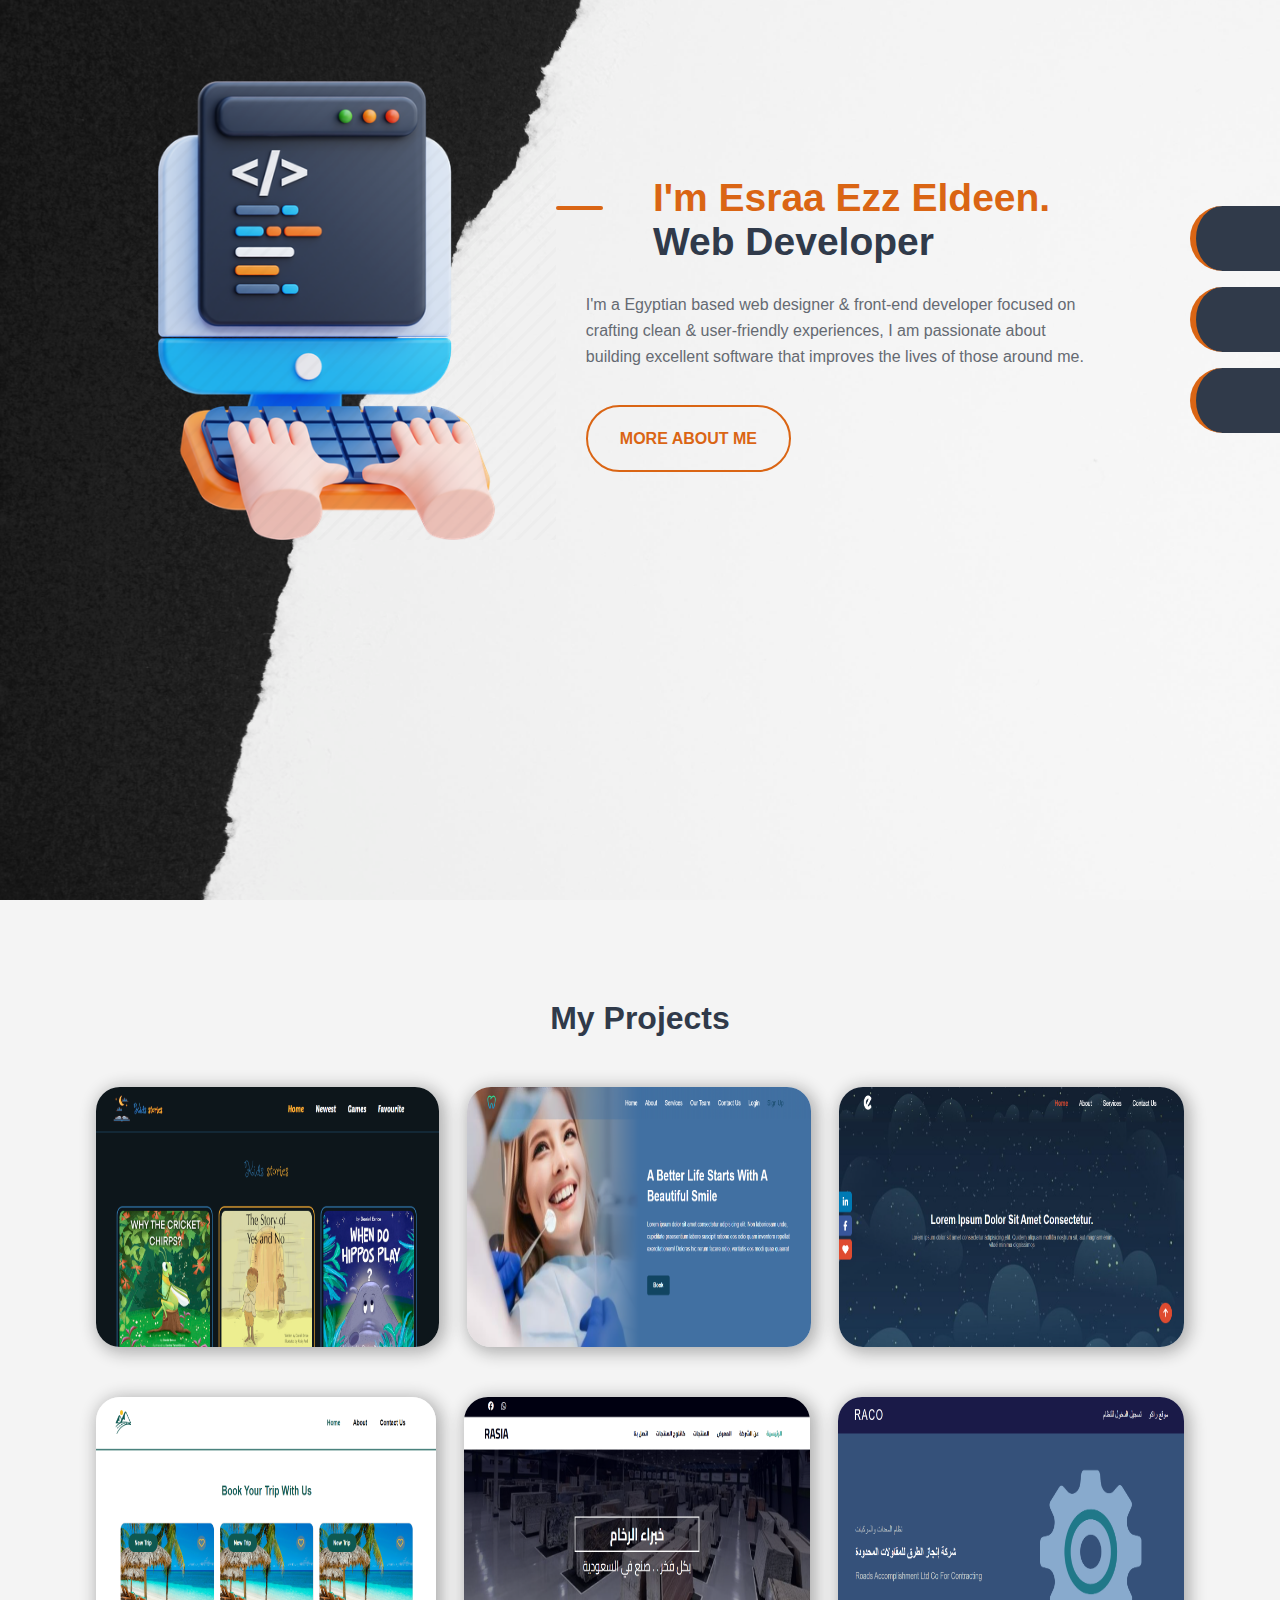
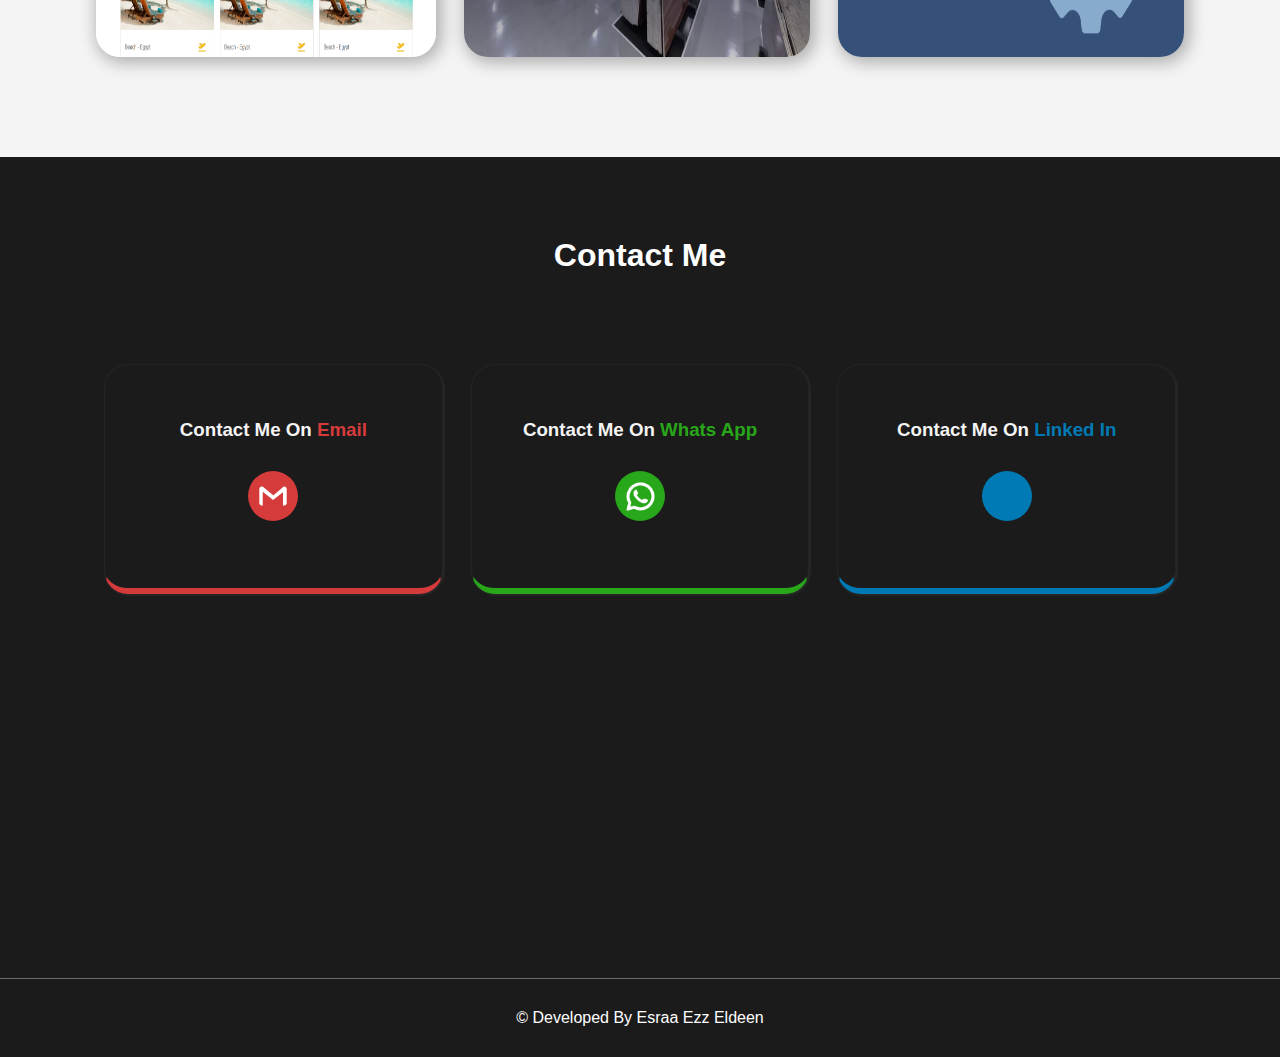
<file: index.html>
<!DOCTYPE html>
<html lang="en">
  <head>
    <meta charset="UTF-8" />
    <meta name="viewport" content="width=device-width, initial-scale=1.0" />
    <link
      rel="stylesheet"
      href="https://cdnjs.cloudflare.com/ajax/libs/font-awesome/6.6.0/css/all.min.css"
      integrity="sha512-Kc323vGBEqzTmouAECnVceyQqyqdsSiqLQISBL29aUW4U/M7pSPA/gEUZQqv1cwx4OnYxTxve5UMg5GT6L4JJg=="
      crossorigin="anonymous"
      referrerpolicy="no-referrer" />
      
    <title>Profile</title>
    <link rel="stylesheet" href="style.css" />
    <link rel="icon" href="imges/icon.png" />
<!-- _________________ animate______________ -->

  <link
    rel="stylesheet"
    href="https://cdnjs.cloudflare.com/ajax/libs/animate.css/4.1.1/animate.min.css"
  />
  </head>
    <header>
      <div class="content">
        <div class="imgs animate__animated animate__heartBeat animate__slow  ">
            <img    src="imges/download.png" alt="" />
          </div>
        <div class="text">
          <div class="line1">
            <div class="line"></div>
            <h1 >I'm esraa ezz eldeen. <span> web developer</span></h1>
          </div>
          <p>
            I'm a Egyptian based web designer & front‑end developer focused on
            crafting clean & user‑friendly experiences, I am passionate about
            building excellent software that improves the lives of those around
            me.
          </p>
          <a class="about" href="Esraa Ezz Eldeen Ebied - resume.pdf">more about me</a>
        </div>
      </div>
    </header>
    <!-- ________________ side bar________________ -->
    <div class="side-bar">
<ul>
    <li ><a class="home" href="#">    <div class="textnav"><p>Home</p></div>
         <div><i class="fa-solid fa-house "></i></div>
      </a>
    </li>
      <li><a class="projects" href="#poject">     <div class="textnav" ><p>Projects</p></div>
        <div ><i class="fa-solid fa-briefcase"></i></div>
     </a></li>
<li><a class="contact" href="#foot"> <div class="textnav"><p>Contact</p></div>
    <div><i class="fa-solid fa-user animate__animated  animate__heartBeat animate__infinite"></i></div>
   </a></li>
</ul>
</div>
<!-- _____________________________________second section ____________________________ -->
     
    <div class="project-section" id="poject">
      <h2>my projects</h2>
      <div class="pro-content">
        <div class="proj">
          <div class="proj1">
            <a href="esraa ezz eldeen-8/overflow/stories.html"
              ><img src="imges/kids stories.PNG" alt=""
            /></a> </div>
          <div class="proj2">
            <a href="esraa ezz eldeen-8/linear-gradiant/linear.html"
              ><img src="imges/linear.PNG" alt=""
            /></a>
          </div>
          <div class="proj3">
            <a href="esraa ezz eldeen-8/position/position.html"
              ><img src="imges/position.PNG" alt=""
            /></a>
          </div>
        </div>

        <div class="proj">
          <div class="proj1">
            <a href="esraa ezz eldeen-8/position 2/position2.html"
              ><img src="imges/trips.PNG" alt=""
            /></a>
          </div>
          <div class="proj2">
            <a href="esraa_ezz eldeen-7/Rasia.html"
              ><img src="imges/rasia.PNG" alt=""
            /></a>
          </div>
          <div class="proj3">
            <a href="esraa_ezz eldeen-7/RACO.html"
              ><img src="imges/raco.PNG" alt=""
            /></a>
          </div>
        </div>
      </div>
    </div>
<!-- ___________________________________________ footer___________________________________________ -->
    <footer id="foot">
      <div class="content-footer">
        <h2>Contact me</h2>
        <div class="contacts">
          <div class="email">
            <h3>contact me on <span>email</span> </h3>
            <a href="mailto:esraa.ezzeldeen95@gmail.com"
              ><div class="email-img"><img src="imges/gmail.png" alt=""></div></a>        
          </div>
          <div class="wattsapp">
            <h3>contact me on <span>whats app</span> </h3>
            <a href=" https://wa.me/+201022608821"> <div class="whatsapp"><img src="imges/whatsapp.png" alt=""></div>
            </a>
          </div>
          <div class="linked">
                    <h3>contact me on <span>linked in</span> </h3>
            <a href="https://www.linkedin.com/in/esraa-ezz-eldeen-6a696b1a9/"
              > <div class="icon"><i class="fa-brands fa-linkedin-in"></i ></div></a>
          </div>
        </div>
      </div>

      <div class="copy"><p>&copy; developed by esraa ezz eldeen</p></div>
    </footer>
  </body>
</html>
</file>
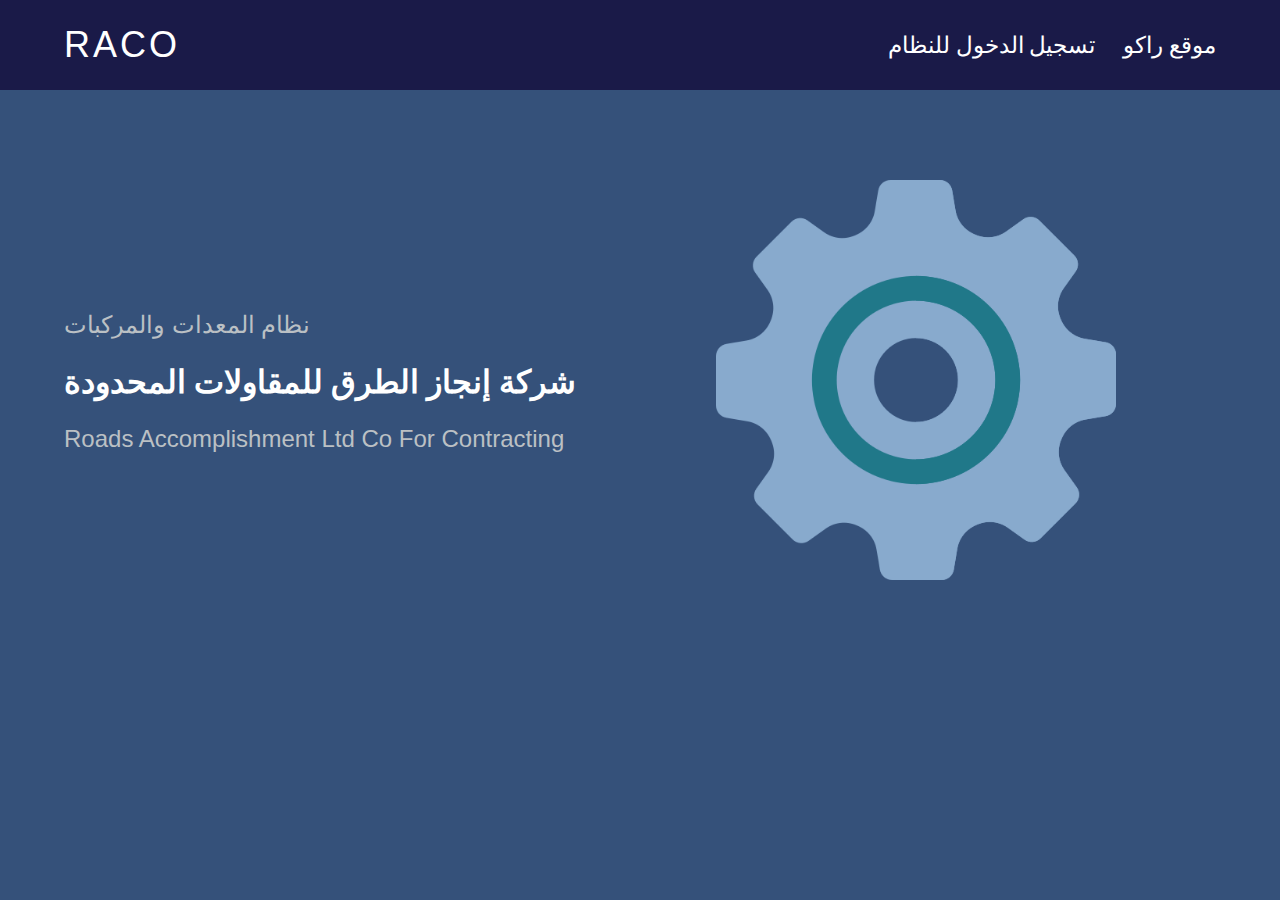
<file: esraa_ezz eldeen-7/RACO.html>
<!DOCTYPE html>
<html lang="en" dir="rtl">
<head>
    <meta charset="UTF-8">
    <meta name="viewport" content="width=device-width, initial-scale=1.0">
    <link rel="stylesheet" href="https://cdnjs.cloudflare.com/ajax/libs/font-awesome/6.6.0/css/all.min.css" integrity="sha512-Kc323vGBEqzTmouAECnVceyQqyqdsSiqLQISBL29aUW4U/M7pSPA/gEUZQqv1cwx4OnYxTxve5UMg5GT6L4JJg==" crossorigin="anonymous" referrerpolicy="no-referrer" />
    <link rel="preconnect" href="https://fonts.googleapis.com">
    <link rel="preconnect" href="https://fonts.gstatic.com" crossorigin>
    <link href="https://fonts.googleapis.com/css2?family=Cairo:wght@200..1000&family=Roboto:ital,wght@0,100;0,300;0,400;1,400&display=swap" rel="stylesheet">
    <link rel="stylesheet" href="racostyle.css">
    <link rel="icon" href="imgs/gear icon.png">
    <title>RACO</title>
</head>
<body>
    <header>
<div class="navbar">
<ul>
    <li><a href="#">موقع راكو</a></li>
    <li><a href="#">تسجيل الدخول للنظام </a></li>
</ul>
<div class="logo"><a href="#">RACO</a></div>

</div>

<div class="content">
  <div class="imge"><img src="imgs/gear.png" alt="gear"></div>
  <div class="text"><p>نظام المعدات والمركبات</p>
    <h2>شركة إنجاز الطرق للمقاولات المحدودة</h2>
    <p>roads accomplishment ltd co for contracting</p>
</div>
</div>
    </header>
    
</body>
</html>
</file>
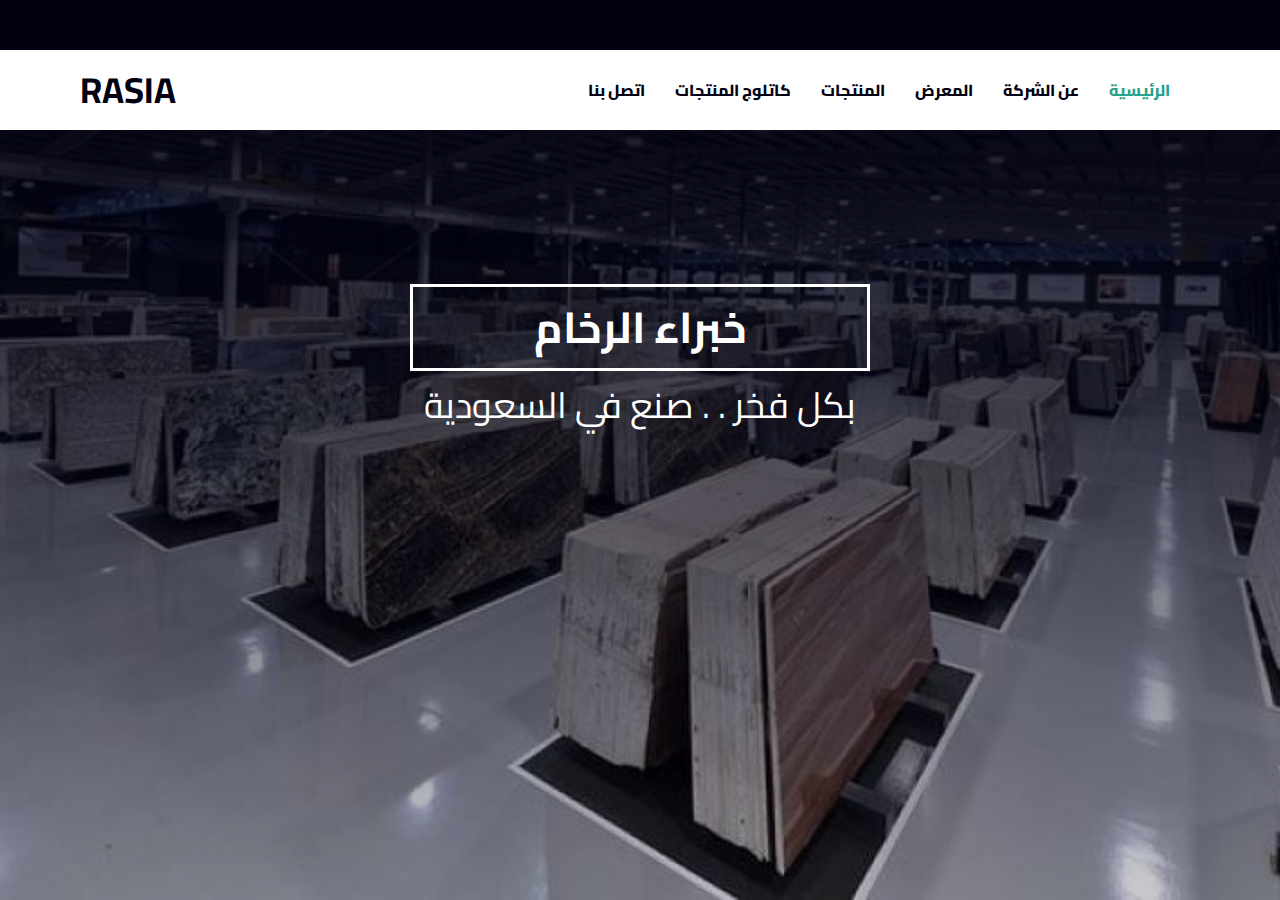
<file: esraa_ezz eldeen-7/Rasia.html>
<!DOCTYPE html>
<html lang="en" dir="rtl">
<head>
    <meta charset="UTF-8">
    <meta name="viewport" content="width=device-width, initial-scale=1.0">
    <link rel="stylesheet" href="https://cdnjs.cloudflare.com/ajax/libs/font-awesome/6.6.0/css/all.min.css" integrity="sha512-Kc323vGBEqzTmouAECnVceyQqyqdsSiqLQISBL29aUW4U/M7pSPA/gEUZQqv1cwx4OnYxTxve5UMg5GT6L4JJg==" crossorigin="anonymous" referrerpolicy="no-referrer" />
    <link rel="preconnect" href="https://fonts.googleapis.com">
    <link rel="preconnect" href="https://fonts.gstatic.com" crossorigin>
    <link href="https://fonts.googleapis.com/css2?family=Cairo:wght@200..1000&family=Roboto:ital,wght@0,100;0,300;0,400;1,400&display=swap" rel="stylesheet">
    <link rel="stylesheet" href="style.css">
    <link rel="icon" href="imgs/marbles.png">
    <title>RASIA</title>
</head>
<body>
    <header>
<div class="social">
    
    <div><a href="#"><i class="fa-brands fa-facebook"></i></a></div>
    <div><a href="#"><i class="fa-brands fa-whatsapp"></i></a></div>
</div>
<div class="navbar">
<ul>
    <li><a href="#" class="active">الرئيسية</a></li>
    <li><a href="#">عن الشركة</a></li>
    <li><a href="#">المعرض</a></li>
    <li><a href="#">المنتجات</a></li>
    <li><a href="#">كاتلوج المنتجات</a></li>
    <li><a href="#">اتصل بنا</a></li>
</ul>
<div class="logo"><a href="#">RASIA</a></div>





</div>

<div class="content">
    <h1>خبراء الرخام</h1>
    <p>بكل فخر . . صنع في السعودية</p>
</div>
    </header>
    
</body>
</html>
</file>
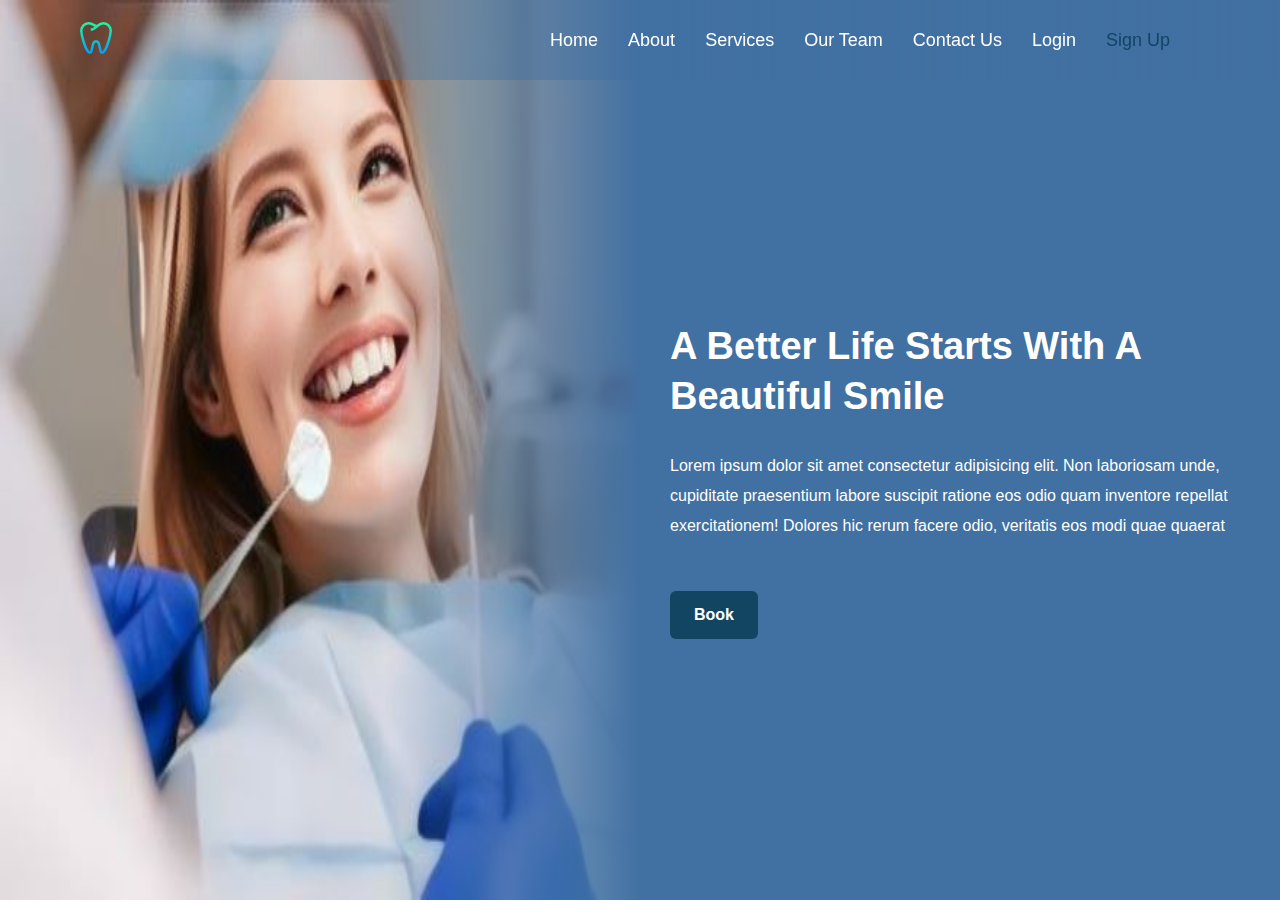
<file: esraa ezz eldeen-8/linear-gradiant/linear.html>
<!DOCTYPE html>
<html lang="en">
  <head>
    <meta charset="UTF-8" />
    <meta name="viewport" content="width=device-width, initial-scale=1.0" />
    <link rel="stylesheet" href="style.css" />
   <link rel="icon" href="imgs/tooth.png">
    <title>linear</title>
  </head>
  <body>
    <header>
      <div class="navbar">
        <div class="logo">
          <a href="#"><img src="imgs/tooth.png" alt="" /></a>
        </div>
        <div class="nav">
          <ul>
            <li><a href="#">home</a></li>
            <li><a href="#">about</a></li>
            <li><a href="#">services</a></li>
            <li><a href="#">our team</a></li>
            <li><a href="#">contact us</a></li>
            <li><a href="#">login</a></li>
            <li><a class="signup" href="#">sign up</a></li>
          </ul>
        </div>
      </div>
      <div class="content">
        <div class="imge">
          <img
            src="imgs/WhatsApp Image 2024-08-13 at 20.25.56_9bf14653.jpg"
            alt="" />
        </div>
        <div class="text">
          <h1>a better life starts with a beautiful smile</h1>
          <p>
            Lorem ipsum dolor sit amet consectetur adipisicing elit. Non
            laboriosam unde, cupiditate praesentium labore suscipit ratione eos
            odio quam inventore repellat exercitationem! Dolores hic rerum
            facere odio, veritatis eos modi quae quaerat
          </p>

          <button>Book</button>
        </div>
      </div>
    </header>
  </body>
</html>
</file>
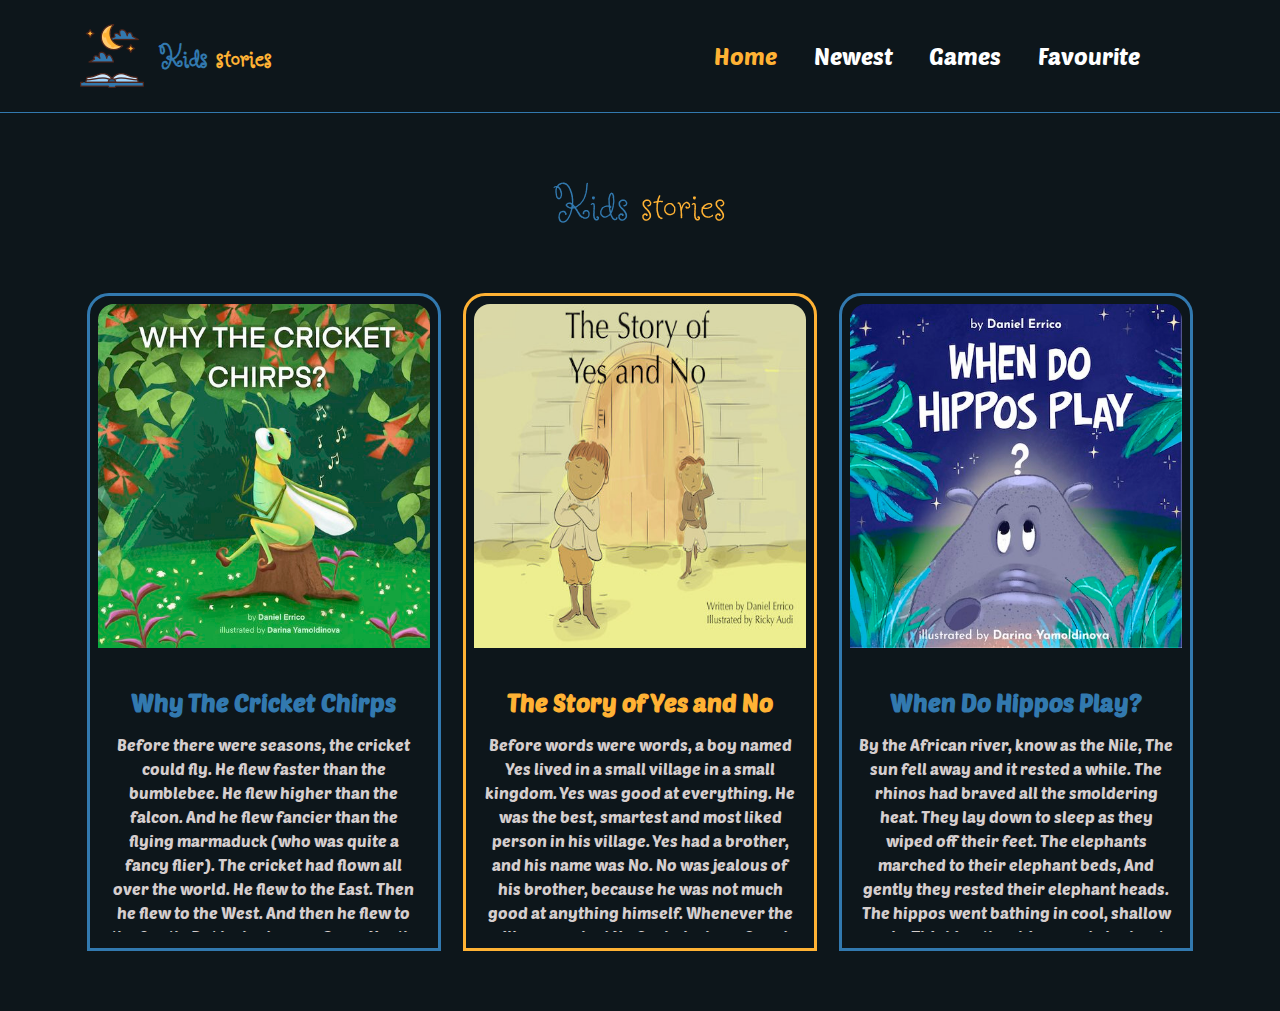
<file: esraa ezz eldeen-8/overflow/stories.html>
<!DOCTYPE html>
<html lang="en">
  <head>
    <meta charset="UTF-8" />
    <meta name="viewport" content="width=device-width, initial-scale=1.0" />

    <link rel="preconnect" href="https://fonts.gstatic.com" crossorigin />
    <link rel="preconnect" href="https://fonts.googleapis.com" />
    <link rel="preconnect" href="https://fonts.gstatic.com" crossorigin />
    <link
      href="https://fonts.googleapis.com/css2?family=Butterfly+Kids&family=Poetsen+One&display=swap"
      rel="stylesheet" />
    <link rel="stylesheet" href="style.css" />
    <link rel="icon" href="imgs/fairytale.png" />
    <title>Kids stories</title>
  </head>
  <body>
    <header>
      <div class="logo">
        <img src="imgs/logo.png" alt="" />
        <p>Kids <span>stories</span></p>
      </div>
      <div class="nav">
        <ul>
          <li><a href="#" class="active">home</a></li>
          <li><a href="#">Newest</a></li>
          <li><a href="#">Games</a></li>
          <li><a href="#">Favourite</a></li>
        </ul>
      </div>
    </header>

    <div class="content">
      <h1>Kids <span>stories</span></h1>
      <div class="stories">
        <div class="first">
          <div class="imgs">
            <a href="#"><img src="imgs/Cricket+Cover.jpeg" alt="" /></a>
          </div>
          <div class="text">
            <h2>Why The Cricket Chirps</h2>
            <p>
              Before there were seasons, the cricket could fly. He flew faster
              than the bumblebee. He flew higher than the falcon. And he flew
              fancier than the flying marmaduck (who was quite a fancy flier).
              The cricket had flown all over the world. He flew to the East.
              Then he flew to the West. And then he flew to the South. But he
              had never flown North. The ant tried to warn him that he should
              not try. “It’s very cold up north,” said the Ant. “Too cold for an
              ant and too cold for a cricket.” The cricket, however, did not
              listen, because crickets do whatever they want. He set off for the
              North that very night. It did not take him long to get there
              because he was such a fantastically fast and fancy flier. The
              cricket landed next to a pine tree as the sun began setting. There
              was snow everywhere he looked. There was snow on the trees. There
              was snow on the ground. And there was snow on top of the
              mountains. The Moose came walking over to him very slowly.
              “Ohhhh…Hello,” said the moose. “Bundle up, nighttime is coming.”
              The cricket did not listen, because crickets do whatever they
              want. He flew up into a pine tree to settle in for a good sleep.
              He did this quickly because he is such an incredibly fast and
              fancy flier. The Owl came flying over to the same branch. “You
              should find some shelter from the cold night,” said the owl. The
              cricket did not listen, because crickets do whatever they want. He
              decided to rest on a pile of twigs. He was sleepier than he had
              ever been, from all the remarkably fast and fancy flying. The
              cricket slept all through the night until morning. When he woke up
              he was ready to go home and tell the ant about his trip. He hopped
              high in the air to start flying, but he couldn’t. Instead he fell
              right back into the snow. He hopped again, even higher this time,
              but his wings would not work. They had frozen solid during the
              cold night. He tried to warm them up by rubbing them together but
              it was no use. The cricket had to hop all the way home. It took
              him days and days to return. By the time he got back, his wings
              had almost become unfrozen. When he rubbed them together this
              time, they made a chirping noise that no one in the forest had
              ever heard before. And every time he rubbed his wings together
              they chirped a little bit louder and got a little less frozen. But
              it is important to know, dear reader, that wings are special and
              fragile things. This is why the greatest care should always be
              taken around them. They are not meant to be frozen, and once they
              are, they may never be the same again. Even though the cricket’s
              wings were no longer frozen, he still could not fly. And ever
              since then the cricket stays on the ground like his friend the
              ant, and hops from place to place. And now the cricket is the
              fastest and fanciest hopper there is. At nighttime, you can hear
              him chirping, from rubbing his wings together to keep warm. But he
              is doing much more than just that… The cricket is telling you how
              warm or cold it is by chirping. He chirps faster when it is warm,
              and slower when it is cold. This way, you will not make the same
              mistake that he did. However, that is only if you decide to
              listen…
            </p>
          </div>
        </div>
        <div class="second">
          <div class="imgs">
            <a href="#"> <img src="imgs/Cover+FCS+Thumbnail.jpeg" alt="" /></a>
          </div>
          <div class="text">
            <h2>The Story of Yes and No</h2>
            <p>
              Before words were words, a boy named Yes lived in a small village
              in a small kingdom. Yes was good at everything. He was the best,
              smartest and most liked person in his village. Yes had a brother,
              and his name was No. No was jealous of his brother, because he was
              not much good at anything himself. Whenever the villagers asked No
              for help, he refused because he didn’t like people very much.
              Whenever someone asked Yes for a favor, he would gladly help, and
              he secretly didn’t mind the fact that it irritated No when he did.
              One day Yes and No’s father, Okay went on a long journey and he
              left his two sons in charge of all the animals. Yes took good care
              of the great guck, and the icks, and the three-toed yock. [Keep in
              mind, my dear friend, that the guck, ick, and three-toed yock were
              very old animals, so you might know them by different names
              today.] No didn’t want to be bothered with the boring tasks
              involved with taking care of the animals. So instead of helping
              his brother, No went down to the lake and threw rocks into the
              water. A few days after his father left, Yes asked his brother to
              watch the three-toed yock while he went to find some food to eat.
              Instead of doing what Yes asked, No lay down, shut his eyes, and
              forgot about the yock. It just so happened that the King had a
              personal road nearby, and he traveled on it often. So often, that
              when the three-toed yock wandered onto the road, the King’s
              carriage was passing by and had to swerve to avoid hitting it. The
              King was thrown from the carriage and fell to the ground and hurt
              himself. The King demanded to know why a three-toed yock had been
              allowed on his road and asked all the villagers for an
              explanation. Yes was always honest, so he told the King the entire
              story. The King thought for a moment, and then he came up with an
              idea that he was quite happy with. Yes and No were to work in the
              castle as his personal assistants as punishment for what was later
              referred to as the worst three-toed yock and carriage accident in
              the Kingdom’s history. The King needed help with many things
              around the castle because a King cannot be bothered with the daily
              tasks involved with running a Kingdom. However, soon after his
              decision about the two brothers, the King realized that only Yes
              would be of any use to him as a servant. Whenever the King asked
              No to bring him anything, it would get thrown away, broken, or
              eaten, without exception. The King was quite sure that No was the
              worst servant in the entire world.
            </p>
          </div>
        </div>
        <div class="first">
          <div class="imgs">
            <a href="#">
              <img src="imgs/When+Do+Hippos+Play+Cover+Thumbnail.jpeg" alt="" />
            </a>
          </div>
          <div class="text">
            <h2>When Do Hippos Play?</h2>
            <p>
              By the African river, know as the Nile, The sun fell away and it
              rested a while. The rhinos had braved all the smoldering heat.
              They lay down to sleep as they wiped off their feet. The elephants
              marched to their elephant beds, And gently they rested their
              elephant heads. The hippos went bathing in cool, shallow pools,
              Thinking the rhinos and elephants fools. Slowly the hippos sank
              into the river, The water so cold that it gave them a shiver.
              (Hippos can't swim, like the pelicans think. They also can't
              float- they could easily sink.) Underwater, they fell to the soft
              river bed, On darkish green plants with a smidgen of red. They
              strolled on the bottom, then bounced up for air. They did it for
              hours, without any care. The fish followed closely, and wove in an
              out, Under their belly, and up to their snout. Each of the hippos
              came up to the shore, To feed on the grass by the river once more.
              They dried off their bodies by shaking and stomping, And took
              bites of grass, chewing and chomping. With night fading fast, they
              were full from the feast. The sun returned back, rising up from
              the east. The hippos crept off to collapse for the day, While
              rhinos and elephants got up to play. Enjoying the warmth of the
              sun and its light, Never knowing the story of hippos at night.
            </p>
          </div>
        </div>
      </div>
    </div>
  </body>
</html>
</file>
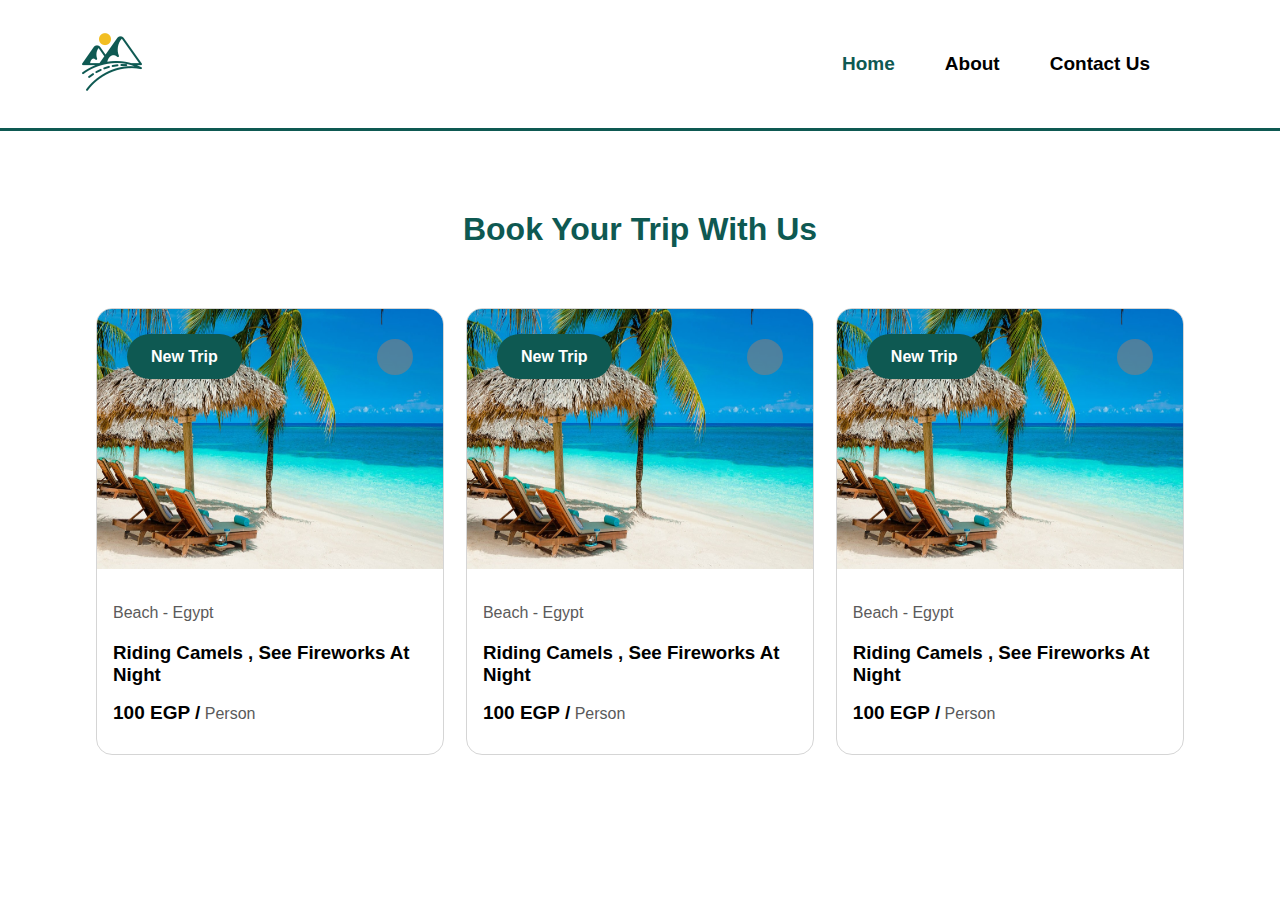
<file: esraa ezz eldeen-8/position 2/position2.html>
<!DOCTYPE html>
<html lang="en">
  <head>
    <meta charset="UTF-8" />
    <meta name="viewport" content="width=device-width, initial-scale=1.0" />
    <link rel="stylesheet" href="style.css" />
    <link rel="icon" href="imge/mountains.png" />
    <link
      rel="stylesheet"
      href="https://cdnjs.cloudflare.com/ajax/libs/font-awesome/6.6.0/css/all.min.css"
      integrity="sha512-Kc323vGBEqzTmouAECnVceyQqyqdsSiqLQISBL29aUW4U/M7pSPA/gEUZQqv1cwx4OnYxTxve5UMg5GT6L4JJg=="
      crossorigin="anonymous"
      referrerpolicy="no-referrer" />
    <title>position2</title>
  </head>
  <body>
    <header>
      <div class="logo">
        <a href="#"><img src="imge/mountain.png" alt="" /></a>
      </div>
      <div class="nav">
        <ul>
          <li><a href="#" id="active">home</a></li>
          <li><a href="#">about</a></li>
          <li><a href="#">contact us</a></li>
        </ul>
      </div>
    </header>

    <div class="content">
      <h1>Book your trip with us</h1>

      <div class="trip">
        <div class="first-trip">
          <div class="upper"><img src="imge/beach.jpg" alt="" /></div>

          <div class="position">
            <div><a href="#" class="new-trip">new trip</a></div>
            <div class="fav">
              <a href="#"><i class="fa-regular fa-heart"></i></a>
            </div>
          </div>
          <div class="inner">
            <div class="picon">
              <p>beach - egypt</p>
              <div><i class="fa-solid fa-plane-departure"></i></div>
            </div>
            <h3>Riding camels , see fireworks at night</h3>
            <p><span>100 egp /</span> person</p>
          </div>
        </div>
        <div class="first-trip">
          <div class="upper"><img src="imge/beach.jpg" alt="" /></div>
          <div class="position">
            <div><a href="#" class="new-trip">new trip</a></div>
            <div class="fav">
              <a href="#"><i class="fa-regular fa-heart"></i></a>
            </div>
          </div>
          <div class="inner">
            <div class="picon">
              <p>beach - egypt</p>
              <div><i class="fa-solid fa-plane-departure"></i></div>
            </div>
            <h3>Riding camels , see fireworks at night</h3>
            <p><span>100 egp /</span> person</p>
          </div>
        </div>
        <div class="first-trip">
          <div class="upper"><img src="imge/beach.jpg" alt="" /></div>
          <div class="position">
            <div><a href="#" class="new-trip">new trip</a></div>
            <div class="fav">
              <a href="#"><i class="fa-regular fa-heart"></i></a>
            </div>
          </div>
          <div class="inner">
            <div class="picon">
              <p>beach - egypt</p>
              <div><i class="fa-solid fa-plane-departure"></i></div>
            </div>
            <h3>Riding camels , see fireworks at night</h3>
            <p><span>100 egp /</span> person</p>
          </div>
        </div>
      </div>
    </div>
  </body>
</html>
</file>
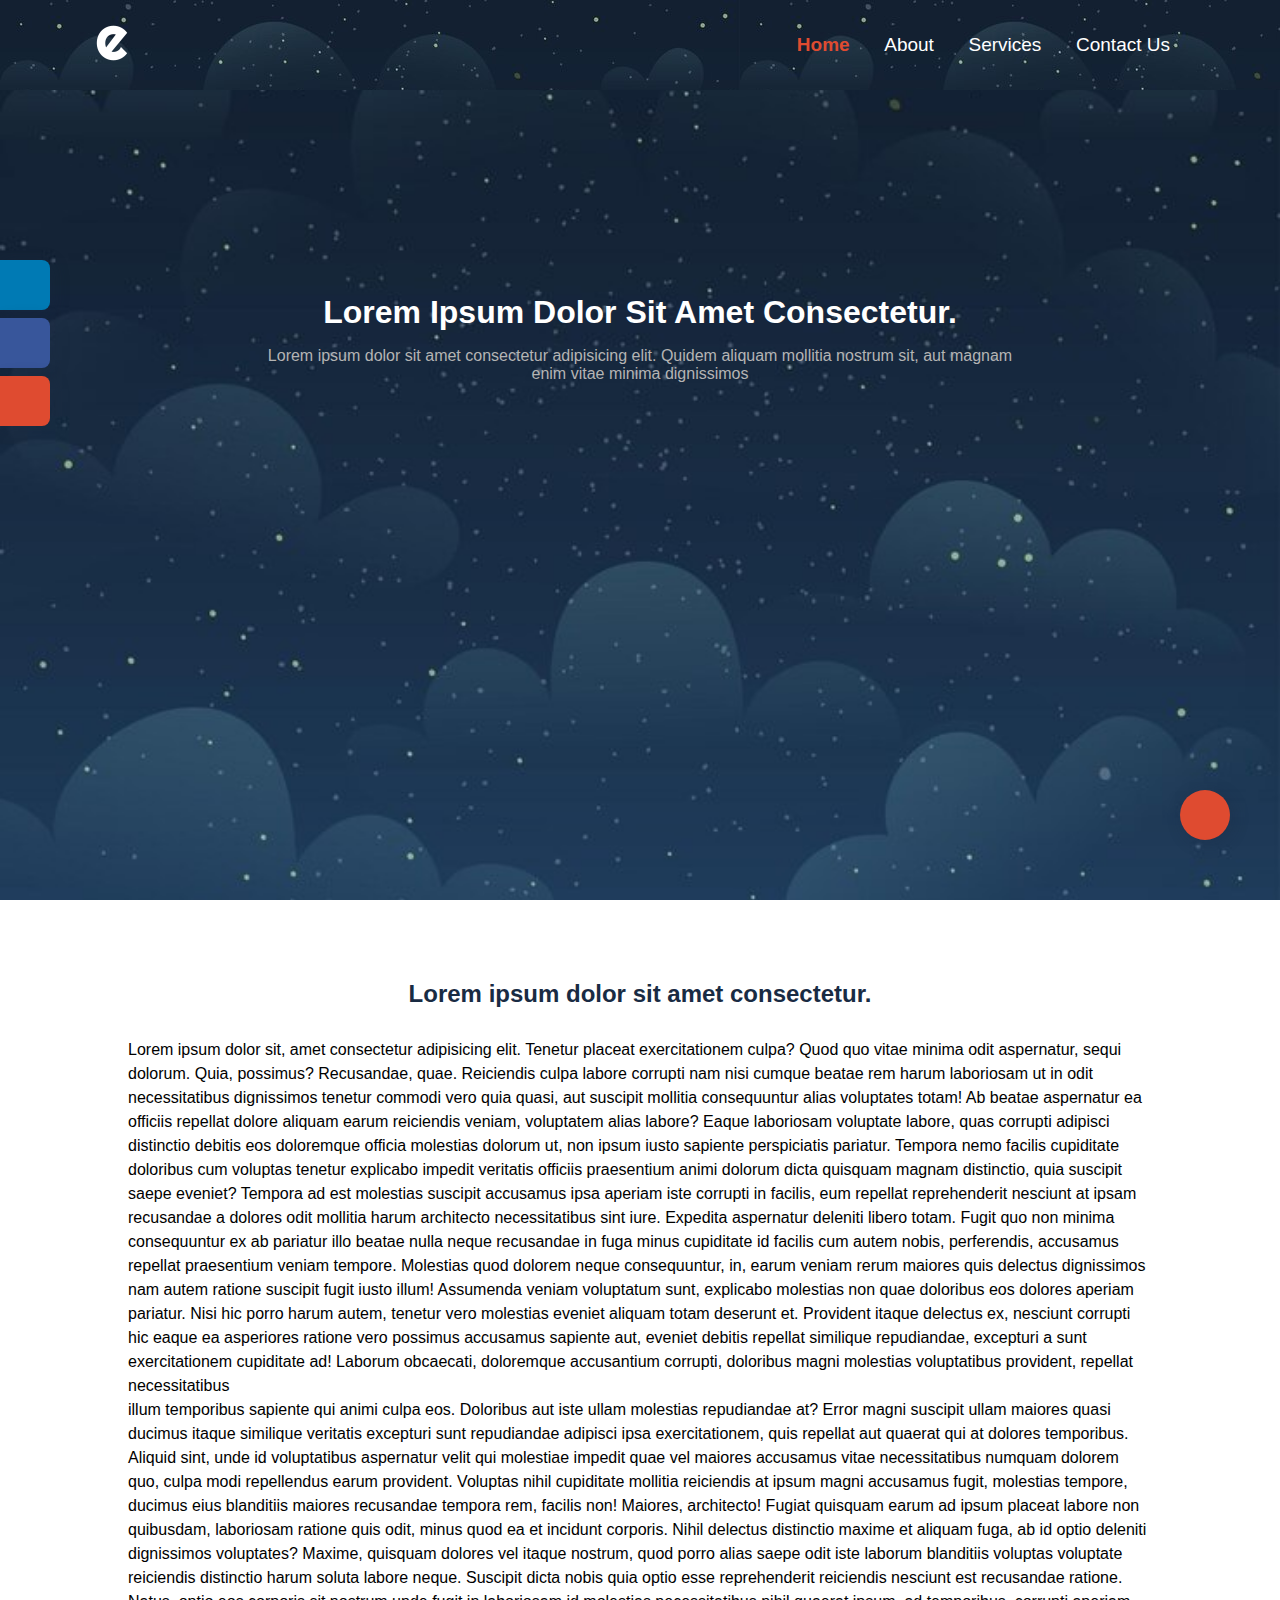
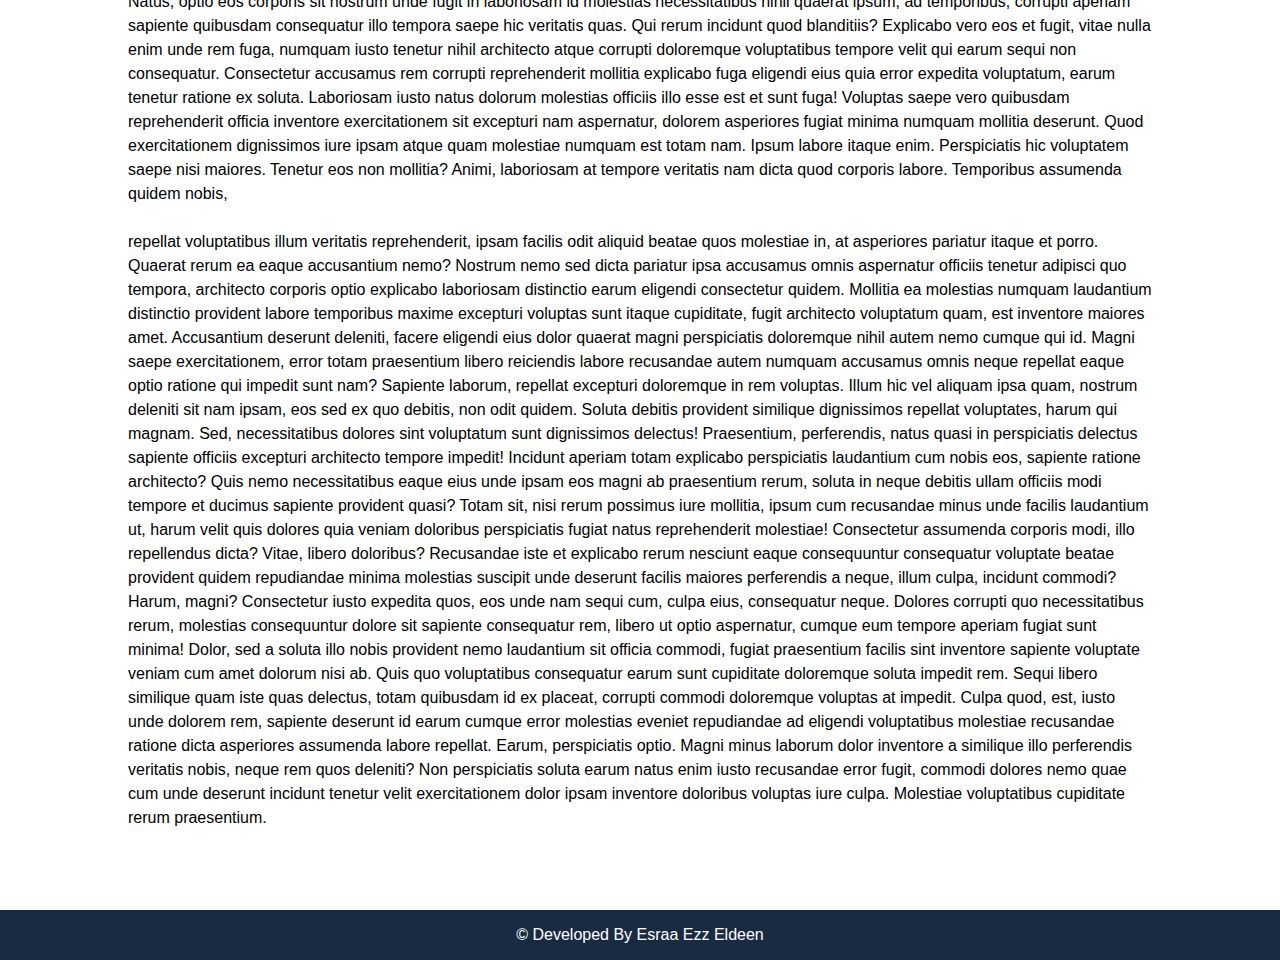
<file: esraa ezz eldeen-8/position/position.html>
<!DOCTYPE html>
<html lang="en">
  <head>
    <meta charset="UTF-8" />
    <meta name="viewport" content="width=device-width, initial-scale=1.0" />
    <link
      rel="stylesheet"
      href="https://cdnjs.cloudflare.com/ajax/libs/font-awesome/6.6.0/css/all.min.css"
      integrity="sha512-Kc323vGBEqzTmouAECnVceyQqyqdsSiqLQISBL29aUW4U/M7pSPA/gEUZQqv1cwx4OnYxTxve5UMg5GT6L4JJg=="
      crossorigin="anonymous"
      referrerpolicy="no-referrer" />
    <link rel="stylesheet" href="style.css" />
    <link rel="icon" href="imge/icon.png" />
    <title>position</title>
  </head>
  <body>
    <header id="headernav">
      <div class="navbar">
        <div class="logo">
          <a href="#"><img src="imge/letter-e.png" alt="" /></a>
        </div>
        <div class="nav">
          <ul>
            <li><a href="#" id="active">home</a></li>
            <li><a href="#">about</a></li>
            <li><a href="#">services</a></li>
            <li><a href="#">contact us</a></li>
          </ul>
        </div>
      </div>

      <div class="content">
        <h1>Lorem ipsum dolor sit amet consectetur.</h1>
        <p>
          Lorem ipsum dolor sit amet consectetur adipisicing elit. Quidem
          aliquam mollitia nostrum sit, aut magnam enim vitae minima dignissimos
        </p>
      </div>
    </header>
    <div class="social-icon">
      <div class="linked">
        <a href="https://www.linkedin.com/in/esraa-ezz-eldeen-6a696b1a9/"
          ><i class="fa-brands fa-linkedin-in"></i
        ></a>
      </div>

      <div class="facebook">
        <a href="https://www.facebook.com/profile.php?id=100080657721332"
          ><i class="fa-brands fa-facebook-f"></i
        ></a>
      </div>

      <div class="heart">
        <a href="#"><i class="fa-solid fa-heart"></i></a>
      </div>
    </div>

    <section class="section2">
      <h2>Lorem ipsum dolor sit amet consectetur.</h2>
      <p>
        Lorem ipsum dolor sit, amet consectetur adipisicing elit. Tenetur
        placeat exercitationem culpa? Quod quo vitae minima odit aspernatur,
        sequi dolorum. Quia, possimus? Recusandae, quae. Reiciendis culpa labore
        corrupti nam nisi cumque beatae rem harum laboriosam ut in odit
        necessitatibus dignissimos tenetur commodi vero quia quasi, aut suscipit
        mollitia consequuntur alias voluptates totam! Ab beatae aspernatur ea
        officiis repellat dolore aliquam earum reiciendis veniam, voluptatem
        alias labore? Eaque laboriosam voluptate labore, quas corrupti adipisci
        distinctio debitis eos doloremque officia molestias dolorum ut, non
        ipsum iusto sapiente perspiciatis pariatur. Tempora nemo facilis
        cupiditate doloribus cum voluptas tenetur explicabo impedit veritatis
        officiis praesentium animi dolorum dicta quisquam magnam distinctio,
        quia suscipit saepe eveniet? Tempora ad est molestias suscipit accusamus
        ipsa aperiam iste corrupti in facilis, eum repellat reprehenderit
        nesciunt at ipsam recusandae a dolores odit mollitia harum architecto
        necessitatibus sint iure. Expedita aspernatur deleniti libero totam.
        Fugit quo non minima consequuntur ex ab pariatur illo beatae nulla neque
        recusandae in fuga minus cupiditate id facilis cum autem nobis,
        perferendis, accusamus repellat praesentium veniam tempore. Molestias
        quod dolorem neque consequuntur, in, earum veniam rerum maiores quis
        delectus dignissimos nam autem ratione suscipit fugit iusto illum!
        Assumenda veniam voluptatum sunt, explicabo molestias non quae doloribus
        eos dolores aperiam pariatur. Nisi hic porro harum autem, tenetur vero
        molestias eveniet aliquam totam deserunt et. Provident itaque delectus
        ex, nesciunt corrupti hic eaque ea asperiores ratione vero possimus
        accusamus sapiente aut, eveniet debitis repellat similique repudiandae,
        excepturi a sunt exercitationem cupiditate ad! Laborum obcaecati,
        doloremque accusantium corrupti, doloribus magni molestias voluptatibus
        provident, repellat necessitatibus <br />
        illum temporibus sapiente qui animi culpa eos. Doloribus aut iste ullam
        molestias repudiandae at? Error magni suscipit ullam maiores quasi
        ducimus itaque similique veritatis excepturi sunt repudiandae adipisci
        ipsa exercitationem, quis repellat aut quaerat qui at dolores
        temporibus. Aliquid sint, unde id voluptatibus aspernatur velit qui
        molestiae impedit quae vel maiores accusamus vitae necessitatibus
        numquam dolorem quo, culpa modi repellendus earum provident. Voluptas
        nihil cupiditate mollitia reiciendis at ipsum magni accusamus fugit,
        molestias tempore, ducimus eius blanditiis maiores recusandae tempora
        rem, facilis non! Maiores, architecto! Fugiat quisquam earum ad ipsum
        placeat labore non quibusdam, laboriosam ratione quis odit, minus quod
        ea et incidunt corporis. Nihil delectus distinctio maxime et aliquam
        fuga, ab id optio deleniti dignissimos voluptates? Maxime, quisquam
        dolores vel itaque nostrum, quod porro alias saepe odit iste laborum
        blanditiis voluptas voluptate reiciendis distinctio harum soluta labore
        neque. Suscipit dicta nobis quia optio esse reprehenderit reiciendis
        nesciunt est recusandae ratione. Natus, optio eos corporis sit nostrum
        unde fugit in laboriosam id molestias necessitatibus nihil quaerat
        ipsum, ad temporibus, corrupti aperiam sapiente quibusdam consequatur
        illo tempora saepe hic veritatis quas. Qui rerum incidunt quod
        blanditiis? Explicabo vero eos et fugit, vitae nulla enim unde rem fuga,
        numquam iusto tenetur nihil architecto atque corrupti doloremque
        voluptatibus tempore velit qui earum sequi non consequatur. Consectetur
        accusamus rem corrupti reprehenderit mollitia explicabo fuga eligendi
        eius quia error expedita voluptatum, earum tenetur ratione ex soluta.
        Laboriosam iusto natus dolorum molestias officiis illo esse est et sunt
        fuga! Voluptas saepe vero quibusdam reprehenderit officia inventore
        exercitationem sit excepturi nam aspernatur, dolorem asperiores fugiat
        minima numquam mollitia deserunt. Quod exercitationem dignissimos iure
        ipsam atque quam molestiae numquam est totam nam. Ipsum labore itaque
        enim. Perspiciatis hic voluptatem saepe nisi maiores. Tenetur eos non
        mollitia? Animi, laboriosam at tempore veritatis nam dicta quod corporis
        labore. Temporibus assumenda quidem nobis,<br /><br />
        repellat voluptatibus illum veritatis reprehenderit, ipsam facilis odit
        aliquid beatae quos molestiae in, at asperiores pariatur itaque et
        porro. Quaerat rerum ea eaque accusantium nemo? Nostrum nemo sed dicta
        pariatur ipsa accusamus omnis aspernatur officiis tenetur adipisci quo
        tempora, architecto corporis optio explicabo laboriosam distinctio earum
        eligendi consectetur quidem. Mollitia ea molestias numquam laudantium
        distinctio provident labore temporibus maxime excepturi voluptas sunt
        itaque cupiditate, fugit architecto voluptatum quam, est inventore
        maiores amet. Accusantium deserunt deleniti, facere eligendi eius dolor
        quaerat magni perspiciatis doloremque nihil autem nemo cumque qui id.
        Magni saepe exercitationem, error totam praesentium libero reiciendis
        labore recusandae autem numquam accusamus omnis neque repellat eaque
        optio ratione qui impedit sunt nam? Sapiente laborum, repellat excepturi
        doloremque in rem voluptas. Illum hic vel aliquam ipsa quam, nostrum
        deleniti sit nam ipsam, eos sed ex quo debitis, non odit quidem. Soluta
        debitis provident similique dignissimos repellat voluptates, harum qui
        magnam. Sed, necessitatibus dolores sint voluptatum sunt dignissimos
        delectus! Praesentium, perferendis, natus quasi in perspiciatis delectus
        sapiente officiis excepturi architecto tempore impedit! Incidunt aperiam
        totam explicabo perspiciatis laudantium cum nobis eos, sapiente ratione
        architecto? Quis nemo necessitatibus eaque eius unde ipsam eos magni ab
        praesentium rerum, soluta in neque debitis ullam officiis modi tempore
        et ducimus sapiente provident quasi? Totam sit, nisi rerum possimus iure
        mollitia, ipsum cum recusandae minus unde facilis laudantium ut, harum
        velit quis dolores quia veniam doloribus perspiciatis fugiat natus
        reprehenderit molestiae! Consectetur assumenda corporis modi, illo
        repellendus dicta? Vitae, libero doloribus? Recusandae iste et explicabo
        rerum nesciunt eaque consequuntur consequatur voluptate beatae provident
        quidem repudiandae minima molestias suscipit unde deserunt facilis
        maiores perferendis a neque, illum culpa, incidunt commodi? Harum,
        magni? Consectetur iusto expedita quos, eos unde nam sequi cum, culpa
        eius, consequatur neque. Dolores corrupti quo necessitatibus rerum,
        molestias consequuntur dolore sit sapiente consequatur rem, libero ut
        optio aspernatur, cumque eum tempore aperiam fugiat sunt minima! Dolor,
        sed a soluta illo nobis provident nemo laudantium sit officia commodi,
        fugiat praesentium facilis sint inventore sapiente voluptate veniam cum
        amet dolorum nisi ab. Quis quo voluptatibus consequatur earum sunt
        cupiditate doloremque soluta impedit rem. Sequi libero similique quam
        iste quas delectus, totam quibusdam id ex placeat, corrupti commodi
        doloremque voluptas at impedit. Culpa quod, est, iusto unde dolorem rem,
        sapiente deserunt id earum cumque error molestias eveniet repudiandae ad
        eligendi voluptatibus molestiae recusandae ratione dicta asperiores
        assumenda labore repellat. Earum, perspiciatis optio. Magni minus
        laborum dolor inventore a similique illo perferendis veritatis nobis,
        neque rem quos deleniti? Non perspiciatis soluta earum natus enim iusto
        recusandae error fugit, commodi dolores nemo quae cum unde deserunt
        incidunt tenetur velit exercitationem dolor ipsam inventore doloribus
        voluptas iure culpa. Molestiae voluptatibus cupiditate rerum
        praesentium.
      </p>
    </section>

    <div class="arrow">
      <a href="#headernav"><i class="fa-solid fa-arrow-up"></i></a>
    </div>
    <div class="copy"><p>&copy; developed by esraa ezz eldeen</p></div>
  </body>
</html>
</file>
<file: style.css>
* {
  margin: 0;
  padding: 0;
  box-sizing: border-box;
  text-decoration: none;
  list-style: none;
  scroll-behavior: smooth;
}
body {
  font-family: Arial, Helvetica, sans-serif;
}

/* _________________________________________ start header _____________________________________ */
header {
  background-image: url(imges/copy-space-white-black-paper.jpg);
  min-height: 100vh;
  background-size: cover;
  background-position: left;
  margin: auto;
  position: relative;
}
.imgs {
  width: 100%;
}
.imgs img {
  width: 100%;
  height: 100%;
}
.content {
  width: 85%;
  display: flex;
  justify-content: space-between;
  align-items: center;
  margin: auto;
  padding-top: 80px;
}
.line1 {
  display: flex;
  justify-content: space-around;
  align-items: center;
  align-items: start;
  width: 80%;
}
.line {
  width: 80px;
  height: 4px;
  margin-top: 16px;

  margin: 30px 50px;
  margin-left: 0;
  background-color: #da6514;
  border-radius: 28px;
}
.text h1 {
  text-transform: capitalize;
  font-weight: bold;
  font-size: 39px;
  color: #da6514;
}
.text h1 span {
  color: #303a4a;
}
.text p {
  width: 80%;

  margin: 28px 0;
  line-height: 26px;
  color: #656a72;
  margin-bottom: 60px;
  margin-left: 30px;
}

.about {
  padding: 23px 32px;

  border: 2px solid #da6514;
  color: #da6514;
  font-weight: 600;
  text-transform: uppercase;
  border-radius: 50px;
  margin-left: 30px;
  transition: 0.3s;
}
.about:hover {
  background-color: #da6514;
  box-shadow: 3px 3px 15px 2px #656a7282;
  color: white;
}
/* 
___________________________________________ end header ____________________________________ */

/* ___________________________ side bar ____________________________ */

.side-bar {
  position: fixed;
  right: 0;
  top: 190px;
  direction: rtl;
  z-index: 1;
}
ul li {
  width: 180px;
}

.home,
.contact,
.projects {
  background-color: #303a4a;
  width: 50%;
  height: 65px;
  margin: 16px 0;
  padding: 0 22px;

  border-radius: 36px 0 0 36px;
  display: flex;
  justify-content: space-around;
  align-items: center;
  border-left: 6px solid #da6514;

  transition: 0.3s;
}
.textnav {
  overflow: hidden;
  display: none;
  color: white;
  font-weight: 600;
  font-size: 22px;
}

.home:hover,
.contact:hover,
.projects:hover {
  width: 100%;
  background-color: #da6514;
}

.home:hover .textnav,
.contact:hover .textnav,
.projects:hover .textnav {
  display: block;
}

.home i,
.contact i,
.projects i {
  font-size: 22px;
  color: white;
}

/* _________________________________ end side bar _______________________________ */

/* ___________________________________ project-section __________________________________ */

.project-section {
  background-color: #f4f4f4;
  width: 100%;
  padding: 100px 0;
}
.project-section h2 {
  text-align: center;
  text-transform: capitalize;
  font-size: 32px;
  color: #303a4a;
}
.pro-content {
  width: 85%;
  margin: auto;
}
.pro-content .proj {
  display: flex;
  justify-content: space-between;
  align-items: center;
  margin-top: 50px;
  gap: 28px;
}
.proj1,
.proj2,
.proj3 {
  height: 260px;
  border-radius: 24px;
  overflow: hidden;
  box-shadow: 3px 3px 16px 3px rgba(29, 29, 29, 0.315);
  transition: 0.3s;
}

.proj1 img,
.proj2 img,
.proj3 img {
  width: 100%;
  height: 100%;
}

.proj2:hover,
.proj3:hover,
.proj1:hover {
  transform: scale(1.3, 1.3);
  z-index: 1;
  box-shadow: 3px 3px 15px #da6514;
  border: solid 4px #da6514;
}

/* ____________________________ footer ___________________________________________________ */

footer {
  background-color: #1b1b1b;
  min-height: 100vh;
  width: 100%;
  position: relative;
}
.content-footer {
  width: 85%;
  padding: 80px 8px;
  margin: auto;
}
.content-footer h2 {
  color: white;
  text-align: center;
  font-size: 32px;
  text-transform: capitalize;
}
.contacts {
  margin-top: 90px;
  display: flex;
  justify-content: space-between;
  align-items: center;
  gap: 28px;
}

.email,
.wattsapp,
.linked {
  width: 100%;
  height: 230px;
  border-radius: 24px;
  border: 1px solid rgba(128, 128, 128, 0.081);
  box-shadow: 1px 1px 3px #4747477d;
  padding: 24px;
  text-align: center;
  color: #f4f4f4;
  transition: 0.3s;
}
.wattsapp {
  border-bottom: 6px solid #29a71a;
}
.email {
  border-bottom: 6px solid #d63b3b;
}
.email:hover {
  box-shadow: 3px 3px 15px #d63b3b;
}
.wattsapp:hover {
  box-shadow: 3px 3px 15px #29a71a;
}

.whatsapp {
  width: 50px;
  height: 50px;
  border-radius: 28px;
  background-color: #29a71a;
  margin: auto;
  display: flex;
  justify-content: center;
  align-items: center;
  overflow: hidden;
}
.whatsapp img {
  width: 90%;
  height: 90%;
}
.wattsapp span {
  color: #29a71a;
}
.email-img {
  width: 50px;
  height: 50px;
  border-radius: 28px;
  background-color: #d63b3b;
  margin: auto;
  display: flex;
  justify-content: center;
  align-items: center;
}
.email-img img {
}
.email span {
  color: #d63b3b;
}
.linked {
  border-bottom: 6px solid #007ab4;
}
.linked:hover {
  box-shadow: 3px 3px 15px #007ab4;
}
.linked h3,
.wattsapp h3,
.email h3 {
  margin: 30px 0;
  text-transform: capitalize;
  font-weight: 600;
}
.linked h3 span {
  color: #007ab4;
}
.linked .icon {
  width: 50px;
  height: 50px;
  border-radius: 28px;
  background-color: #007ab4;
  margin: auto;
  display: flex;
  justify-content: center;
  align-items: center;
}
.linked .icon i {
  font-size: 24px;
  color: white;
}
.copy {
  border-top: 1px solid #656a72;
  width: 100%;
  padding: 30px;
  text-align: center;
  color: white;
  position: absolute;
  bottom: 0;
}
.copy p {
  text-transform: capitalize;
}

@media (max-width: 768px) {
  .content-footer h2 {
    font-size: 24px;
  }
  footer {
  }
  .contacts {
    margin-bottom: 60px;
    flex-wrap: wrap;
    gap: 24px;
  }

  .email,
  .wattsapp,
  .linked {
    width: 80%;
    margin: auto;
  }

  .linked h3,
  .wattsapp h3,
  .email h3 {
    font-size: 16px;
  }

  /* ________________project section____________________ */

  .project-section h2 {
    font-size: 24px;
    margin-bottom: 50px;
  }

  .pro-content .proj {
    flex-wrap: wrap;
    margin-top: 28px;
  }
  .proj1,
  .proj2,
  .proj3 {
    width: 80%;
    height: 230px;
    margin: auto;
  }

  .proj2:hover,
  .proj3:hover,
  .proj1:hover {
    transform: scale(1.1);
  }

  header {
    background-position: center;
  }
  .imgs {
    width: 90%;
    margin: auto;
    text-align: center;
  }
  .imgs img {
    width: 80%;
    height: 80;
  }

  .content {
    padding-bottom: 80px;
    flex-wrap: wrap;
  }
  .line1 {
    margin-top: 60px;

    width: 90%;
  }
  .line {
    width: 60px;

    margin: 30px 16px;
    margin-left: 0;
  }
  .text h1 {
    font-size: 26px;
  }

  .text p {
    width: 100%;
    padding: 0 30px;
  }

  .about {
    padding: 16px 24px;
    font-size: 14px;
    margin-left: 50px;
  }

  /* ____________ side bar_______________ */

  ul li {
    width: 80px;
  }
  .home,
  .contact,
  .projects {
    width: 80%;
    height: 55px;
    border-radius: 50px 0 0 50px;
    border-left: 4px solid #da6514;
  }
  .home:hover,
  .contact:hover,
  .projects:hover {
    width: 95%;
    background-color: #da6514;
  }
  .home:hover .textnav,
  .contact:hover .textnav,
  .projects:hover .textnav {
    display: none;
  }
  .home i,
.contact i,
.projects i {
  font-size: 18px;
}
}
</file>
<file: esraa_ezz eldeen-7/racostyle.css>
*{
    margin: 0;
    padding: 0;
    box-sizing: border-box;
    text-decoration: none;
}
header{
    height: 100vh;
 
    background-color: #35517a;
}

.navbar{
    background-color: #1a1a48;
    display: flex;
    align-items: center;
    justify-content: space-between;
    padding: 24px 36px;

}
.navbar ul li{
    float: right;
    list-style: none;
    margin-right: 28px;
    font-size: 23px;
    font-weight: 500;

}
.navbar ul li a{
    color: white;
}
.logo a{
    color: white;
    font-size: 36px;
    font-weight: 500;
    margin-left: 28px;
    letter-spacing: 3px;
    font-family: Arial, Helvetica, sans-serif;
}
.content{
 width: 90%;
 margin: auto;
    display: flex;
   margin-top: 90px;
    align-items: center;
    justify-content: space-between;
}
.content .imge{
width: 500px;
margin-right: 100px;

}
img{
    width: 80%;
}
.text{
    color: white;
    text-align: left;
}
.text h2{
font-size: 32px;
font-weight: 600;
margin: 24px 0;
}
.text p{
    font-size: 24px;
    font-weight: 500;
    color: rgb(187, 192, 196);
    text-transform: capitalize;
    font-family: Arial, Helvetica, sans-serif;
}
</file>
<file: esraa_ezz eldeen-7/style.css>
*{
margin: 0;
padding: 0;
box-sizing: border-box;
text-decoration: none;
font-family: "Cairo", sans-serif;
}



header{
    background-image:linear-gradient(to bottom,#000011,#00001134) ,url(imgs/169881818137_3852_951574.jpg);

    height: 100vh;
    background-repeat: no-repeat;
    background-position: center;
    background-size: cover;
}
.social{
   
    height: 50px;
    display: flex;
    align-items:center ;
direction: ltr;
    background-color: #000011;
padding-left: 65px;
}

.social .fa-brands{
    color: white;
   margin-left: 30px;
    font-size: 22px;
}
.navbar{
    width: 100%;
    height: 80px;
    background-color: rgb(255, 255, 255);
    display: flex;
    justify-content: space-between;
    align-items: center;
    
}
ul{
    list-style: none;
    display: flex;
    align-items: center;
    margin-right:80px ;
 
}
ul li a{
    color:  #000011;
    font-size: 16px;
    font-weight: 800;
   margin-right: 30px;
}
ul li a:hover,.active{
    color: #26a28d;
 
}
.logo a{
    color:  #000011;
    font-size: 36px;
    font-weight: bold;
    margin-left: 80px;
}
.content{
    text-align: center;
   color: white;
   width: 36%;
   margin: 12% auto;
}
.content h1{
    font-size: 43px;
    border: 3px solid white;
   
}
.content p{
    font-size: 36px;
    font-weight: 800px;
}
</file>
<file: esraa ezz eldeen-8/linear-gradiant/style.css>
* {
  margin: 0;
  padding: 0;
  box-sizing: border-box;
  text-decoration: none;
  list-style: none;
}
body {
  font-family: Arial, Helvetica, sans-serif;
}

header {
  height: 100vh;
  width: 100%;

  background-image: linear-gradient(
    to right,
    rgba(65, 112, 162, 0) 30%,
    rgb(65, 112, 162) 50%
  );
}

.navbar {
  height: 80px;
  background-image: linear-gradient(
    to left,
    rgb(65, 112, 162),
    rgba(65, 112, 162, 0)
  );

  display: flex;
  position: fixed;
  justify-content: space-between;
  align-items: center;
  padding: 30px 80px;
  width: 100%;
}
.nav ul {
  display: flex;
  justify-content: space-between;
}
.nav ul li a {
  color: white;
  text-transform: capitalize;
  font-size: 18px;
  font-weight: 500;
  margin-right: 30px;
}
.nav ul li .signup {
  color: #114562;
}
.nav ul li a:hover {
  color: #114562;
}
.content {
  width: 100%;
  display: flex;
  justify-content: space-between;
  align-items: center;
}
.content .imge {
  width: 50%;
  height: 100vh;
  z-index: -1;
}
.content .imge img {
  width: 100%;
  height: 100%;
}
.text {
  width: 50%;
  padding: 0 30px;
  color: white;
  margin-top: 60px;
}
.text h1 {
  font-size: 38px;
  text-transform: capitalize;
  line-height: 50px;
}
.text p {
  line-height: 30px;
  margin-top: 30px;
}
button {
  background-color: #114562;
  padding: 15px 24px;
  border-radius: 6px;
  border: none;
  color: white;
  font-size: 16px;
  font-weight: 600;
  margin-top: 50px;
  cursor: pointer;
}
</file>
<file: esraa ezz eldeen-8/overflow/style.css>
* {
  margin: 0;
  padding: 0;
  box-sizing: border-box;
  text-decoration: none;
  list-style: none;
  color: rgb(213, 206, 206);
}
body {
  background-color: #0d161b;
}

header {
  display: flex;
  justify-content: space-between;
  align-items: center;
  border-bottom: 1px solid #3279af;
  padding: 24px 80px;
}
.nav {
  width: 38%;
  margin-right: 60px;
}
.nav ul {
  display: flex;
  justify-content: space-between;
}
.nav ul li a {
  color: white;
  font-size: 23px;
  text-transform: capitalize;
  transition: 0.3s;
  font-family: "Poetsen One", sans-serif;
  font-weight: 300;
}
.nav ul li a:hover,
.nav ul li .active {
  color: #ffb234;
}

.logo {
  display: flex;
  align-items: center;
}

.logo p {
  margin-left: 16px;
  font-size: 32px;
  font-weight: bold;
  color: #3279af;
  font-family: "Butterfly Kids", cursive;
}
.logo span {
  color: #ffb234;
}
.content {
  width: 90%;
  margin: 60px auto;
  text-align: center;
}
h1 {
  font-size: 50px;
  color: #3279af;
  font-weight: 500;
  font-family: "Butterfly Kids", cursive;
}
.content span {
  color: #ffb234;
}

.stories {
  display: flex;
  width: 96%;
  justify-content: space-between;
  margin: 60px auto;
}
.first,
.second {
  width: 32%;
  border: 3px solid #3279af;
  border-radius: 22px 22px 0 0;
}
.second {
  border: 3px solid #ffb234;
}
.imgs {
  height: 360px;
  padding: 8px;
  transition: 0.3s;
}
.imgs:hover {
  padding: 0px;
}
.imgs img {
  border-radius: 16px 16px 0 0;
  width: 100%;
  height: 100%;
}
.text {
  margin: 16px;
  height: 260px;
  font-family: "Poetsen One", sans-serif;
  overflow-y: auto;
  text-align: center;
}
.second .text h2 {
  color: #ffb234;
}
.text h2 {
  color: #3279af;
  padding: 16px;
}
.text p {
  font-weight: 400;
  line-height: 24px;
}
</file>
<file: esraa ezz eldeen-8/position 2/style.css>
* {
  margin: 0;
  padding: 0;
  box-sizing: border-box;
  text-decoration: none;
  list-style: none;
}
body {
  font-family: Arial, Helvetica, sans-serif;
}
header {
  display: flex;
  justify-content: space-between;
  align-items: center;
  padding: 30px 80px;
  border-bottom: #0e5952 solid 3px;
}
.nav ul {
  display: flex;
  justify-content: space-between;
  align-items: center;
}
.nav ul li a {
  margin-right: 50px;
  color: black;
  font-size: 19px;
  font-weight: 600;
  transition: 0.3s;
  text-transform: capitalize;
}
.nav ul li a:hover,
#active {
  color: #0e5952;
  /* font-weight: 600; */
}
.content {
  width: 85%;
  text-align: center;
  margin: 80px auto;
}
.content h1 {
  color: #0e5952;
  margin: 60px 0;
  text-transform: capitalize;
}
.trip {
  display: flex;
  justify-content: space-between;
  align-items: center;
}
.first-trip {
  width: 32%;
  border-radius: 16px;
  border: 1px solid rgba(174, 174, 174, 0.514);
  overflow: hidden;
  position: relative;
}
.first-trip .upper {
  height: 260px;
}
.upper img {
  width: 100%;
  height: 100%;
}
.inner {
  padding: 30px 16px;
  text-align: left;
  text-transform: capitalize;
}
.inner h3 {
  margin: 16px 0;
}
.inner p {
  color: rgb(90, 90, 90);
  font-weight: 500;
}
.inner span {
  color: black;
  font-size: 19px;
  font-weight: 600;
  text-transform: uppercase;
}
.picon {
  display: flex;
  justify-content: space-between;
  align-items: center;
}
.picon div i {
  font-size: 23px;
  color: #f2be22;
  margin-right: 16px;
}
.position {
  width: 100%;
  padding: 0 30px;
  display: flex;
  justify-content: space-between;
  align-items: center;
  position: absolute;
  top: 30px;
}
.position div .new-trip {
  background-color: #0e5952;

  padding: 14px 24px;
  border-radius: 50px;
  text-transform: capitalize;
  color: white;
  font-weight: 600;
}
.position div .new-trip:hover {
  background-color: #f2be22;
}
.position .fav {
  width: 36px;
  height: 36px;
  border-radius: 50%;
  display: flex;
  justify-content: center;
  align-items: center;
  background-color: rgba(128, 128, 128, 0.6);
}
.fav i {
  color: #f2be22;
  font-size: 23px;
}
</file>
<file: esraa ezz eldeen-8/position/style.css>
* {
  margin: 0;
  padding: 0;
  box-sizing: border-box;
  text-decoration: none;
  list-style: none;
  scroll-behavior: smooth;
}
body {
  font-family: Arial, Helvetica, sans-serif;
}
header {
  height: 100vh;

  background-image: url(imge/stars-sky-with-clouds-background-dark-blue-cosmos-card-kids-wallpaper-design_145790-1405.jpg);
  background-size: cover;
  background-position: center;
}
.navbar {
  display: flex;
  justify-content: space-between;
  align-items: center;
  height: 90px;
  padding: 0 80px;
  position: fixed;
  top: 0;
  width: 100%;
  background-image: url(imge/stars-sky-with-clouds-background-dark-blue-cosmos-card-kids-wallpaper-design_145790-1405.jpg);
}
.nav {
  width: 36%;
}
.nav ul {
  display: flex;
  justify-content: space-between;
  align-items: center;
  margin-right: 30px;
}
.nav ul li a {
  color: white;
  font-size: 19px;
  font-weight: 500;
  text-transform: capitalize;
  transition: 0.3s;
}
.nav ul li a:hover,
#active {
  color: #df4b30;
  font-weight: bold;
}

.content {
  width: 60%;
  margin: auto;
  text-align: center;
  padding-top: 23%;
}
.content h1 {
  color: white;
  text-transform: capitalize;
}
.content p {
  color: rgb(180, 180, 180);
  margin-top: 16px;
}

.social-icon {
  position: fixed;
  left: 0;
  top: 260px;
}
.social-icon i {
  color: white;
  font-size: 24px;
}
.linked,
.facebook,
.heart {
  width: 50px;
  height: 50px;

  border-radius: 0 8px 8px 0;
  display: flex;
  align-items: center;
  justify-content: center;
  margin-bottom: 8px;
  box-shadow: 3px 3px 16px #192b4350;
}
.linked {
  background-color: #007ab4;
}
.facebook {
  background-color: #38569b;
}
.heart {
  background-color: #df4b30;
}
.section2 {
  width: 80%;
  margin: 80px auto;
}
.section2 h2 {
  text-align: center;
  margin-bottom: 30px;
  color: #192b43;
  font-weight: bold;
}
.section2 p {
  line-height: 24px;
}
.arrow {
  position: fixed;
  width: 50px;
  height: 50px;
  border-radius: 50%;
  background-color: #df4b30;
  bottom: 60px;
  right: 50px;
  display: flex;
  justify-content: center;
  align-items: center;
  box-shadow: 3px 3px 16px #192b4350;
}
.arrow i {
  color: white;
  font-size: 23px;

  scroll-behavior: smooth;
}
.copy {
  background-color: #192b43;
  width: 100%;
}
.copy p {
  color: white;
  text-align: center;
  text-transform: capitalize;
  padding: 16px 0;
}
</file>
